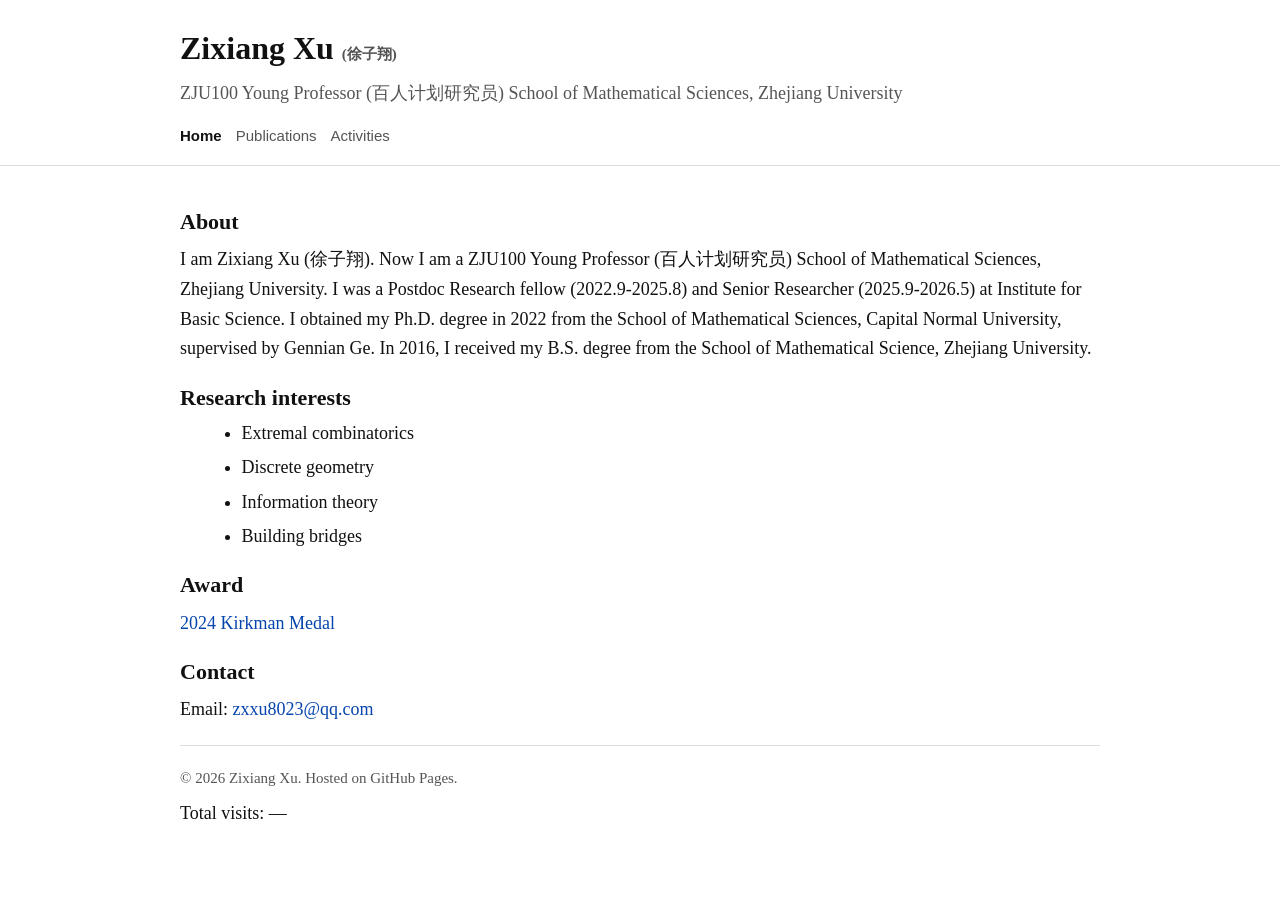
<file: index.html>
<!doctype html>
<html lang="en">
<head>
  <meta charset="utf-8" />
  <meta name="viewport" content="width=device-width, initial-scale=1" />
  <title>Zixiang Xu</title>
  <link rel="stylesheet" href="style.css" />
</head>
<body>
<header>
  <div class="container">
    <div class="site-title">Zixiang Xu <span class="small">(徐子翔)</span></div>
    <p class="subtitle"> ZJU100 Young Professor (百人计划研究员) School of Mathematical Sciences, Zhejiang University</p>
    <nav>
      <a class="active" href="index.html">Home</a>
      <a class="" href="publications.html">Publications</a>
      <a class="" href="activities.html">Activities</a>
    </nav>
  </div>
</header>
<main>
  <div class="container">

<h2>About</h2>
<p>I am Zixiang Xu (徐子翔). Now I am a ZJU100 Young Professor (百人计划研究员) School of Mathematical Sciences, Zhejiang University. I was a Postdoc Research fellow (2022.9-2025.8) and Senior Researcher (2025.9-2026.5) at Institute for Basic Science. I obtained my Ph.D. degree in 2022 from the School of Mathematical Sciences, Capital Normal University, supervised by Gennian Ge. In 2016, I received my B.S. degree from the School of Mathematical Science, Zhejiang University.</p>
<h2>Research interests</h2>
<ul><li>Extremal combinatorics</li><li>Discrete geometry</li><li>Information theory</li><li>Building bridges</li></ul>
<h2>Award</h2>
<p><a href='https://www.the-ica.org/kirkman-medal' target='_blank' rel='noopener'>2024 Kirkman Medal</a></p>
<h2>Contact</h2>
<p>Email: <a href='mailto:zxxu8023@qq.com'>zxxu8023@qq.com</a></p>

    <div class="hr"></div>
    <p class="small">
      © 2026 Zixiang Xu. Hosted on GitHub Pages.
     <script data-goatcounter="https://zjwyz.goatcounter.com/count"
        async src="//gc.zgo.at/count.js"></script>
      <div class="site-counter">
  Total visits: <span id="gc-total">—</span>
</div>

<script>
  (function () {
    const code = "https://zjwyz.goatcounter.com/count"; // 替换成你的 GoatCounter code
    fetch(`https://${code}.goatcounter.com/counter/TOTAL.json`)
      .then(r => r.json())
      .then(d => { document.getElementById('gc-total').textContent = d.count; })
      .catch(() => {});
  })();
</script>
  </div>
</main>
</body>
</html>
</file>
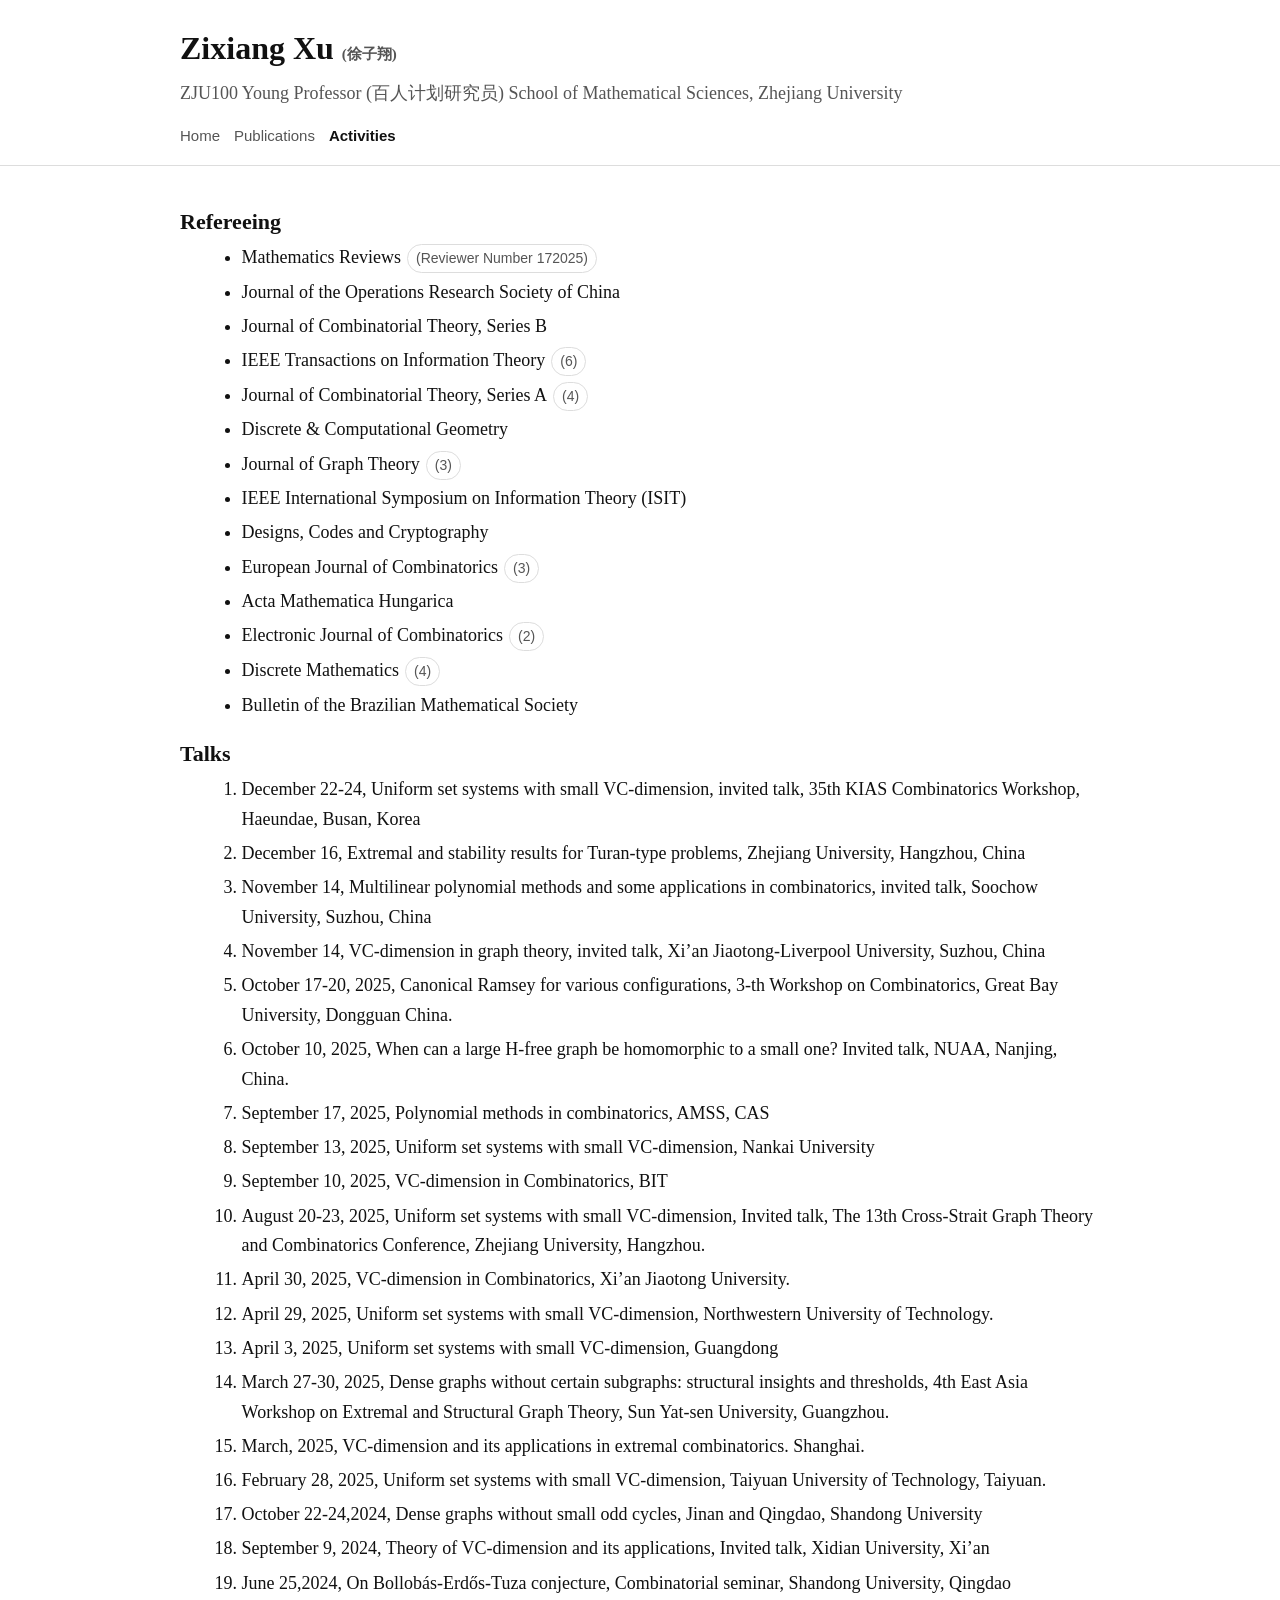
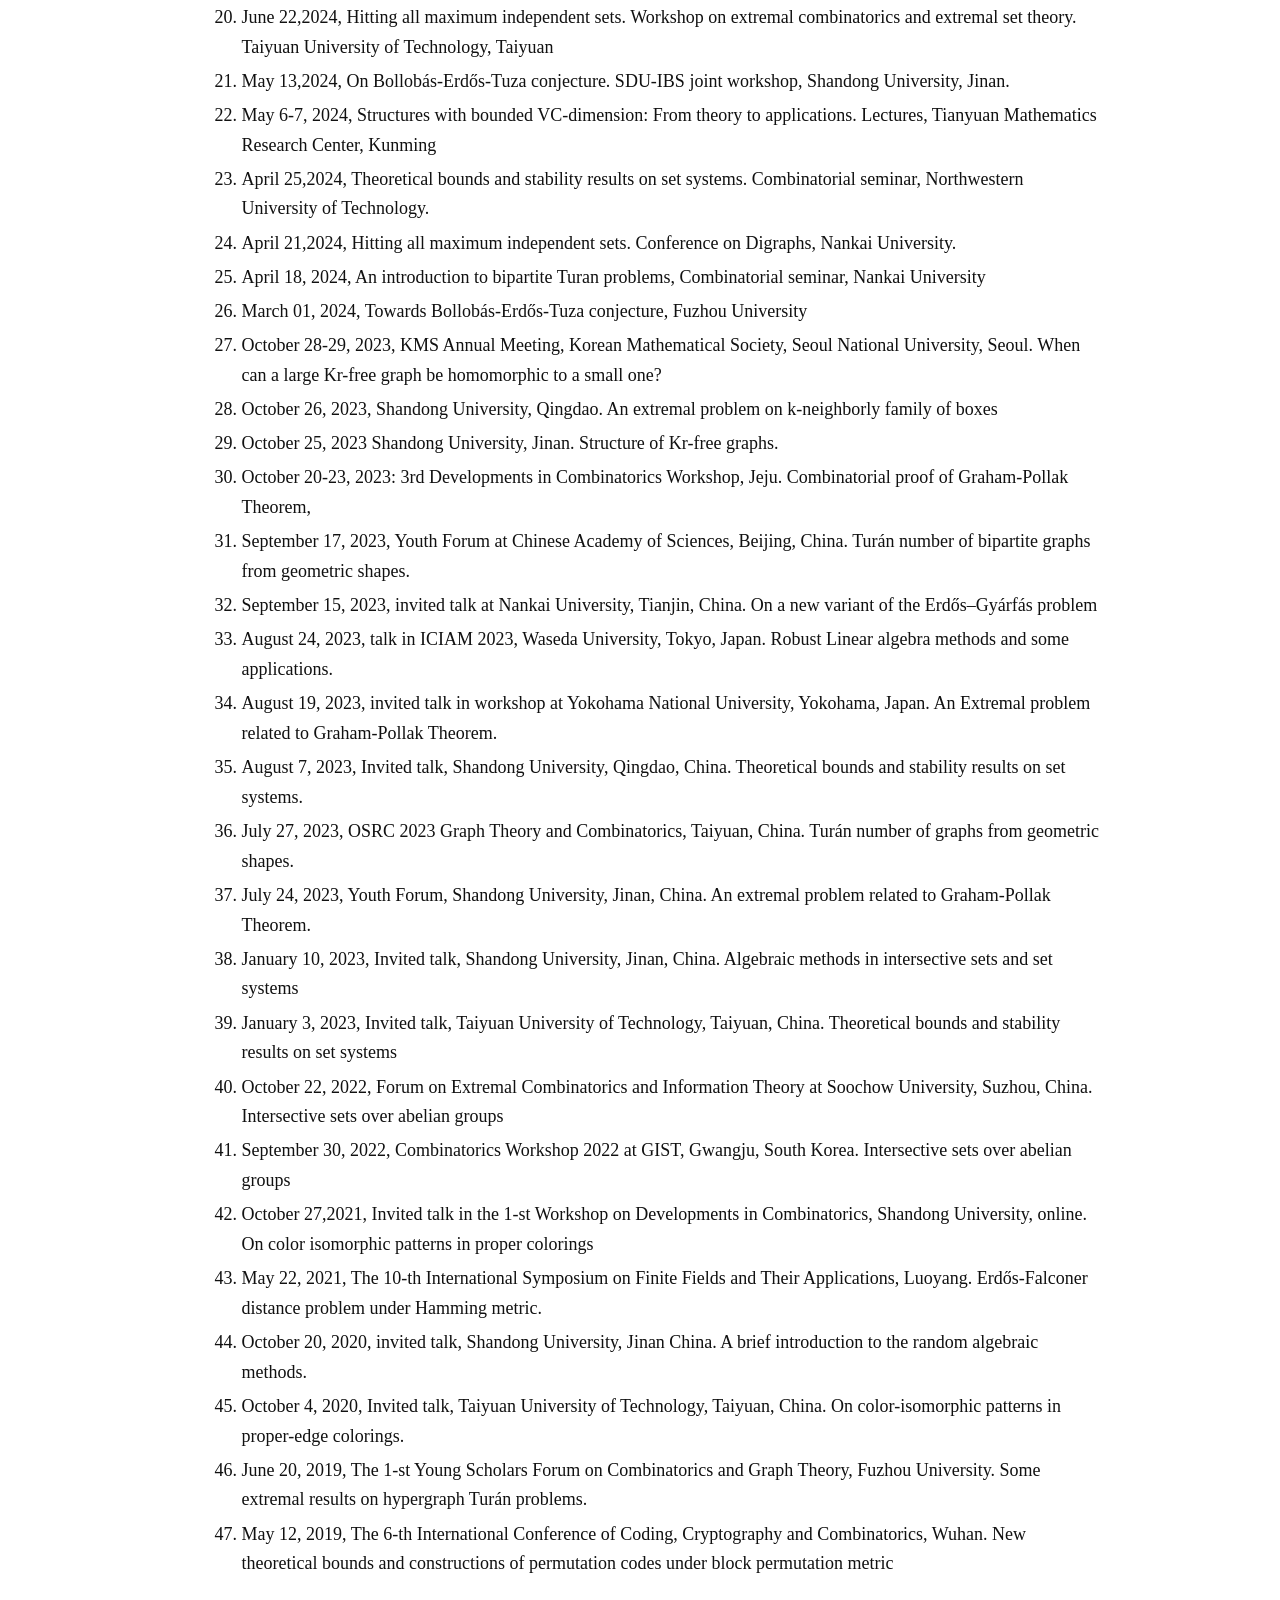
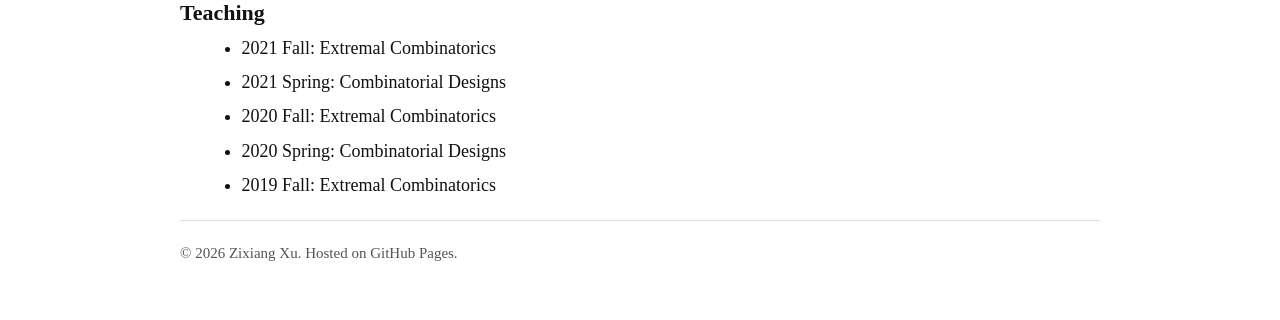
<file: activities.html>
<!doctype html>
<html lang="en">
<head>
  <meta charset="utf-8" />
  <meta name="viewport" content="width=device-width, initial-scale=1" />
  <title>Zixiang Xu</title>
  <link rel="stylesheet" href="style.css" />
</head>
<body>
<header>
  <div class="container">
    <div class="site-title">Zixiang Xu <span class="small">(徐子翔)</span></div>
    <p class="subtitle">ZJU100 Young Professor (百人计划研究员) School of Mathematical Sciences, Zhejiang University</p>
    <nav>
      <a class="" href="index.html">Home</a>
      <a class="" href="publications.html">Publications</a>
      <a class="active" href="activities.html">Activities</a>
    </nav>
  </div>
</header>
<main>
  <div class="container">

<h2>Refereeing</h2>
<ul>
<li>Mathematics Reviews<span class='badge'>(Reviewer Number 172025)</span></li>
<li>Journal of the Operations Research Society of China</li>
<li>Journal of Combinatorial Theory, Series B</li>
<li>IEEE Transactions on Information Theory<span class='badge'>(6)</span></li>
<li>Journal of Combinatorial Theory, Series A<span class='badge'>(4)</span></li>
<li>Discrete & Computational Geometry</li>
<li>Journal of Graph Theory<span class='badge'>(3)</span></li>
<li>IEEE International Symposium on Information Theory (ISIT)</li>
<li>Designs, Codes and Cryptography</li>
<li>European Journal of Combinatorics<span class='badge'>(3)</span></li>
<li>Acta Mathematica Hungarica</li>
<li>Electronic Journal of Combinatorics<span class='badge'>(2)</span></li>
<li>Discrete Mathematics<span class='badge'>(4)</span></li>
<li>Bulletin of the Brazilian Mathematical Society</li>
</ul>
<h2>Talks</h2>
<ol>
<li>December 22-24, Uniform set systems with small VC-dimension, invited talk, 35th KIAS Combinatorics Workshop, Haeundae, Busan, Korea</li>
<li>December 16, Extremal and stability results for Turan-type problems, Zhejiang University, Hangzhou, China</li>
<li>November 14, Multilinear polynomial methods and some applications in combinatorics, invited talk, Soochow University, Suzhou, China</li>
<li>November 14, VC-dimension in graph theory, invited talk, Xi’an Jiaotong-Liverpool University, Suzhou, China</li>
<li>October 17-20, 2025, Canonical Ramsey for various configurations, 3-th Workshop on Combinatorics, Great Bay University, Dongguan China.</li>
<li>October 10, 2025, When can a large H-free graph be homomorphic to a small one? Invited talk, NUAA, Nanjing, China.</li>
<li>September 17, 2025, Polynomial methods in combinatorics, AMSS, CAS</li>
<li>September 13, 2025, Uniform set systems with small VC-dimension, Nankai University</li>
<li>September 10, 2025, VC-dimension in Combinatorics, BIT</li>
<li>August 20-23, 2025, Uniform set systems with small VC-dimension, Invited talk, The 13th Cross-Strait Graph Theory and Combinatorics Conference, Zhejiang University, Hangzhou.</li>
<li>April 30, 2025, VC-dimension in Combinatorics, Xi’an Jiaotong University.</li>
<li>April 29, 2025, Uniform set systems with small VC-dimension, Northwestern University of Technology.</li>
<li>April 3, 2025, Uniform set systems with small VC-dimension, Guangdong</li>
<li>March 27-30, 2025, Dense graphs without certain subgraphs: structural insights and thresholds, 4th East Asia Workshop on Extremal and Structural Graph Theory, Sun Yat-sen University, Guangzhou.</li>
<li>March, 2025, VC-dimension and its applications in extremal combinatorics. Shanghai.</li>
<li>February 28, 2025, Uniform set systems with small VC-dimension, Taiyuan University of Technology, Taiyuan.</li>
<li>October 22-24,2024, Dense graphs without small odd cycles, Jinan and Qingdao, Shandong University</li>
<li>September 9, 2024, Theory of VC-dimension and its applications, Invited talk, Xidian University, Xi’an</li>
<li>June 25,2024, On Bollobás-Erdős-Tuza conjecture, Combinatorial seminar, Shandong University, Qingdao</li>
<li>June 22,2024, Hitting all maximum independent sets. Workshop on extremal combinatorics and extremal set theory. Taiyuan University of Technology, Taiyuan</li>
<li>May 13,2024, On Bollobás-Erdős-Tuza conjecture. SDU-IBS joint workshop, Shandong University, Jinan.</li>
<li>May 6-7, 2024, Structures with bounded VC-dimension: From theory to applications. Lectures, Tianyuan Mathematics Research Center, Kunming</li>
<li>April 25,2024, Theoretical bounds and stability results on set systems. Combinatorial seminar, Northwestern University of Technology.</li>
<li>April 21,2024, Hitting all maximum independent sets. Conference on Digraphs, Nankai University.</li>
<li>April 18, 2024, An introduction to bipartite Turan problems, Combinatorial seminar, Nankai University</li>
<li>March 01, 2024, Towards Bollobás-Erdős-Tuza conjecture, Fuzhou University</li>
<li>October 28-29, 2023, KMS Annual Meeting, Korean Mathematical Society, Seoul National University, Seoul. When can a large Kr-free graph be homomorphic to a small one?</li>
<li>October 26, 2023, Shandong University, Qingdao. An extremal problem on k-neighborly family of boxes</li>
<li>October 25, 2023 Shandong University, Jinan. Structure of Kr-free graphs.</li>
<li>October 20-23, 2023: 3rd Developments in Combinatorics Workshop, Jeju. Combinatorial proof of Graham-Pollak Theorem,</li>
<li>September 17, 2023, Youth Forum at Chinese Academy of Sciences, Beijing, China. Turán number of bipartite graphs from geometric shapes.</li>
<li>September 15, 2023, invited talk at Nankai University, Tianjin, China. On a new variant of the Erdős–Gyárfás problem</li>
<li>August 24, 2023, talk in ICIAM 2023, Waseda University, Tokyo, Japan. Robust Linear algebra methods and some applications.</li>
<li>August 19, 2023, invited talk in workshop at Yokohama National University, Yokohama, Japan. An Extremal problem related to Graham-Pollak Theorem.</li>
<li>August 7, 2023, Invited talk, Shandong University, Qingdao, China. Theoretical bounds and stability results on set systems.</li>
<li>July 27, 2023, OSRC 2023 Graph Theory and Combinatorics, Taiyuan, China. Turán number of graphs from geometric shapes.</li>
<li>July 24, 2023, Youth Forum, Shandong University, Jinan, China. An extremal problem related to Graham-Pollak Theorem.</li>
<li>January 10, 2023, Invited talk, Shandong University, Jinan, China. Algebraic methods in intersective sets and set systems</li>
<li>January 3, 2023, Invited talk, Taiyuan University of Technology, Taiyuan, China. Theoretical bounds and stability results on set systems</li>
<li>October 22, 2022, Forum on Extremal Combinatorics and Information Theory at Soochow University, Suzhou, China. Intersective sets over abelian groups</li>
<li>September 30, 2022, Combinatorics Workshop 2022 at GIST, Gwangju, South Korea. Intersective sets over abelian groups</li>
<li>October 27,2021, Invited talk in the 1-st Workshop on Developments in Combinatorics, Shandong University, online. On color isomorphic patterns in proper colorings</li>
<li>May 22, 2021, The 10-th International Symposium on Finite Fields and Their Applications, Luoyang. Erdős-Falconer distance problem under Hamming metric.</li>
<li>October 20, 2020, invited talk, Shandong University, Jinan China. A brief introduction to the random algebraic methods.</li>
<li>October 4, 2020, Invited talk, Taiyuan University of Technology, Taiyuan, China. On color-isomorphic patterns in proper-edge colorings.</li>
<li>June 20, 2019, The 1-st Young Scholars Forum on Combinatorics and Graph Theory, Fuzhou University. Some extremal results on hypergraph Turán problems.</li>
<li>May 12, 2019, The 6-th International Conference of Coding, Cryptography and Combinatorics, Wuhan. New theoretical bounds and constructions of permutation codes under block permutation metric</li>
</ol>
<h2>Teaching</h2>
<ul>
<li>2021 Fall: Extremal Combinatorics</li>
<li>2021 Spring: Combinatorial Designs</li>
<li>2020 Fall: Extremal Combinatorics</li>
<li>2020 Spring: Combinatorial Designs</li>
<li>2019 Fall: Extremal Combinatorics</li>
</ul>

    <div class="hr"></div>
    <p class="small">
      © 2026 Zixiang Xu. Hosted on GitHub Pages.
      <!-- Optional analytics (GoatCounter): replace YOURCODE and uncomment. -->
      <!-- <script data-goatcounter="https://YOURCODE.goatcounter.com/count" async src="//gc.zgo.at/count.js"></script> -->
    </p>
  </div>
</main>
</body>
</html>
</file>
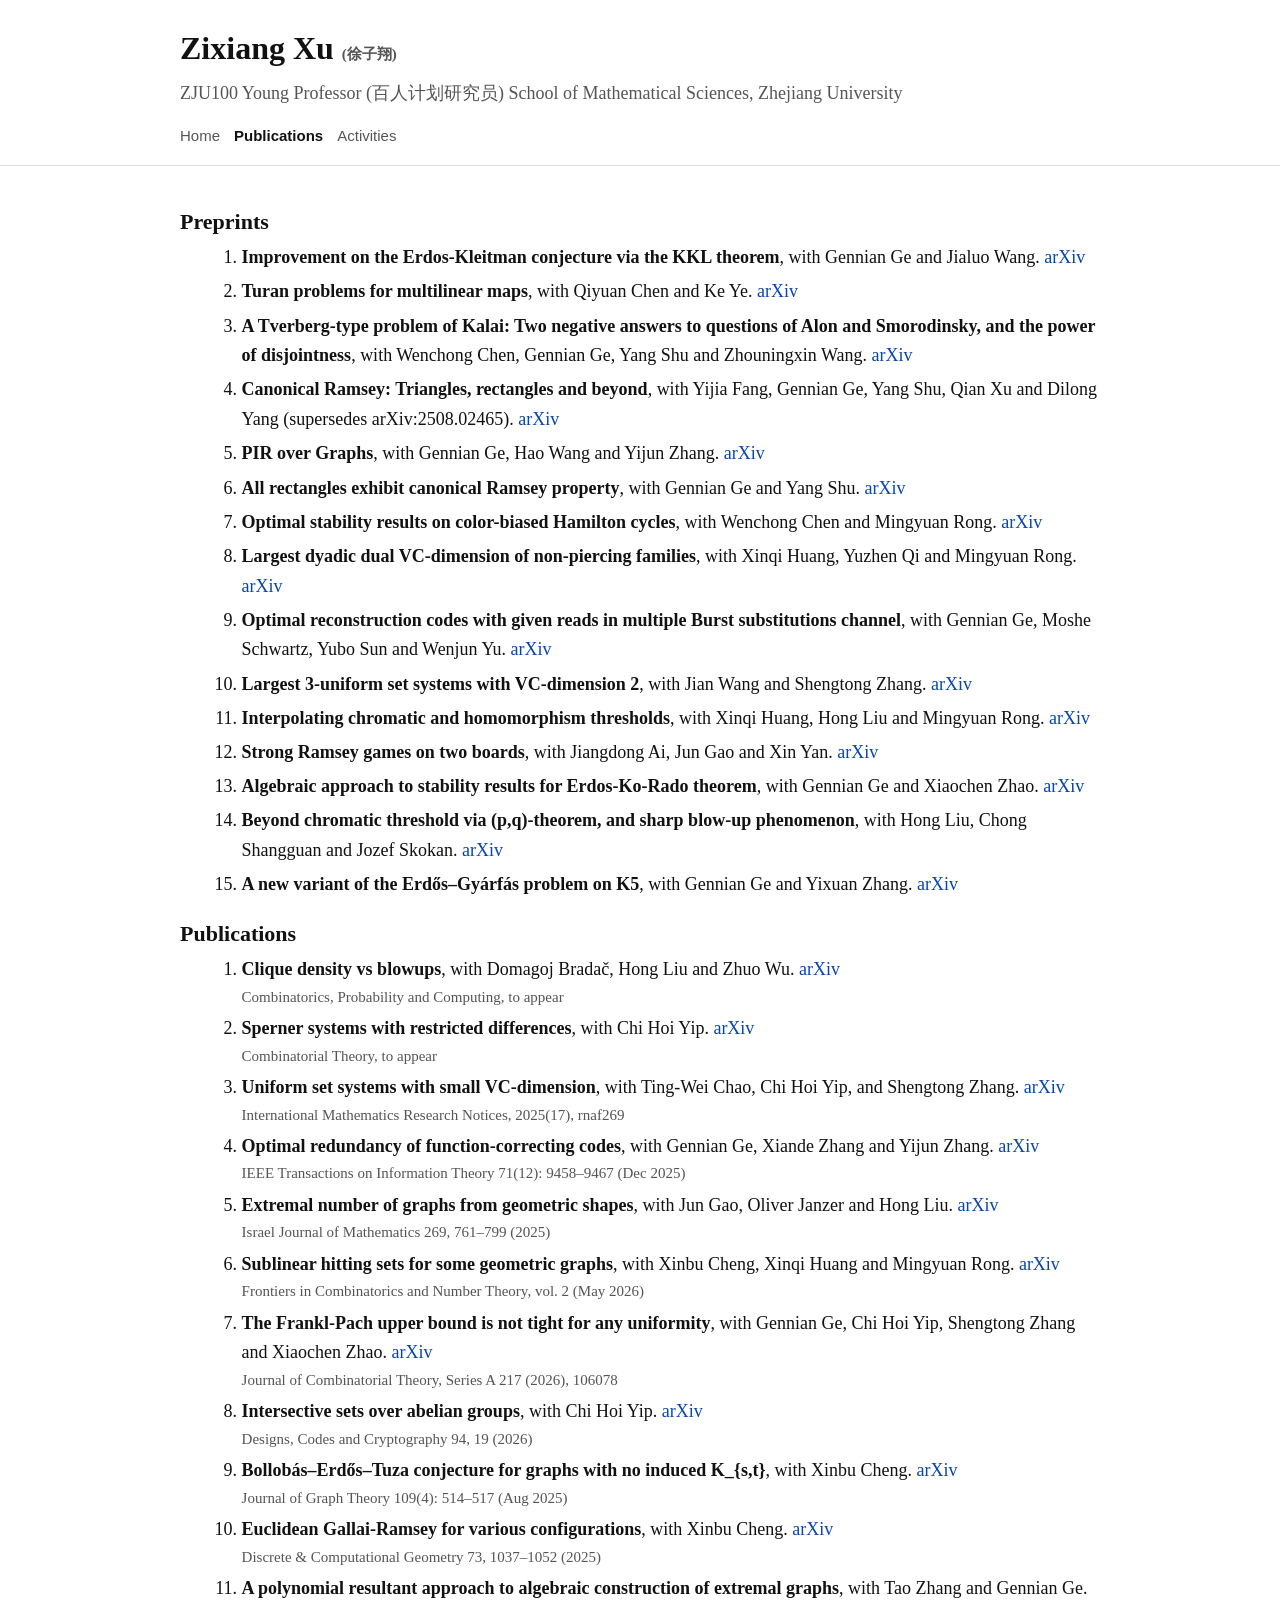
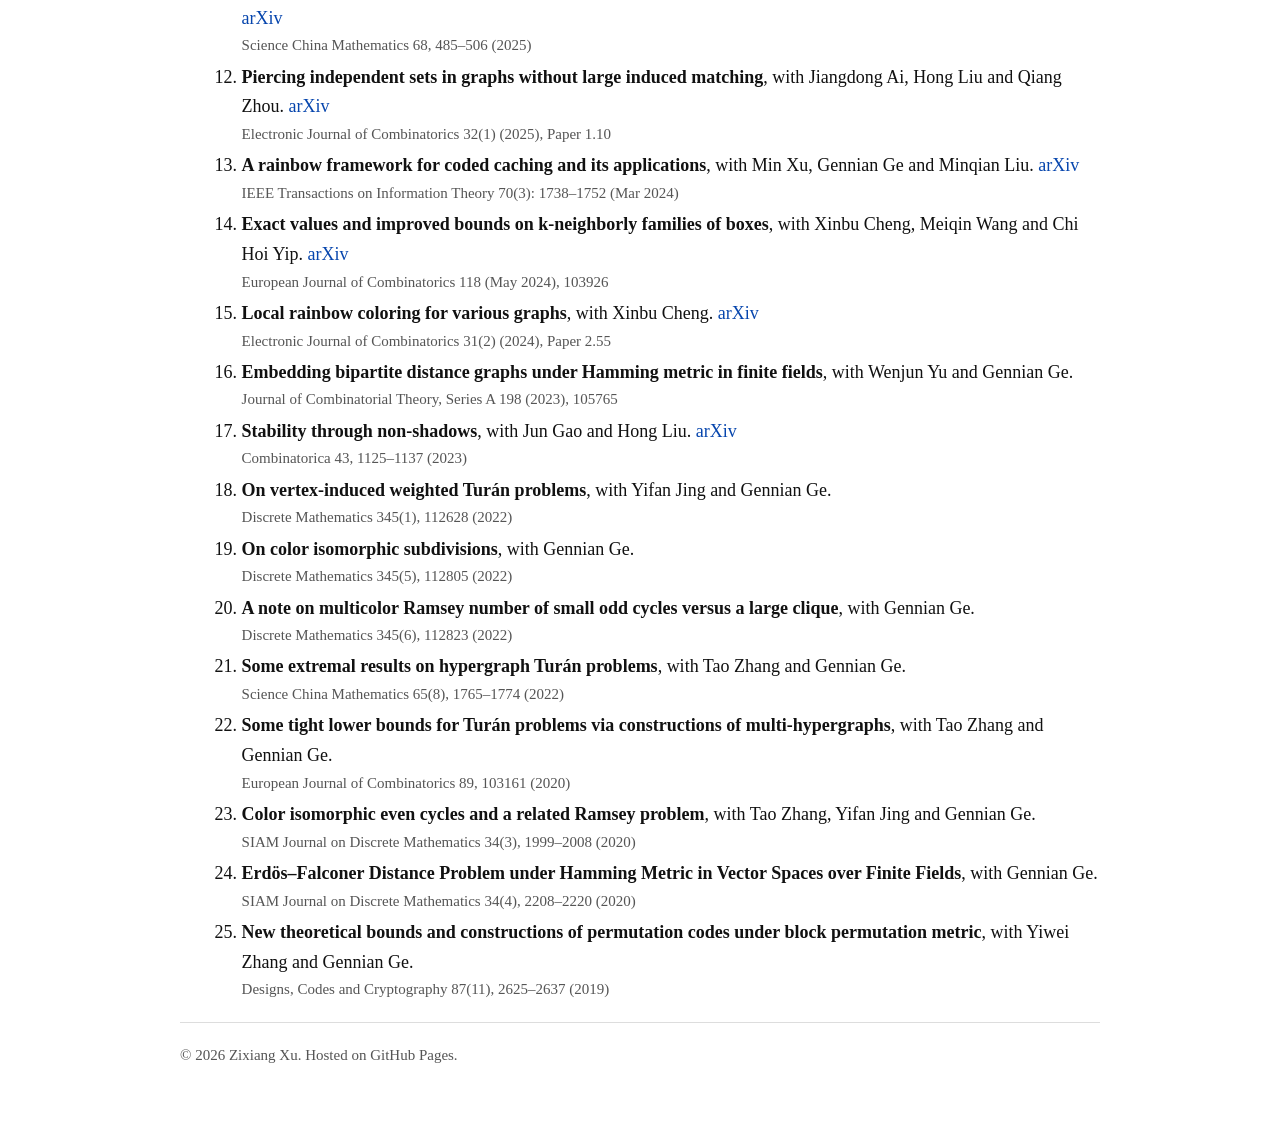
<file: publications.html>
<!doctype html>
<html lang="en">
<head>
  <meta charset="utf-8" />
  <meta name="viewport" content="width=device-width, initial-scale=1" />
  <title>Zixiang Xu</title>
  <link rel="stylesheet" href="style.css" />
</head>
<body>
<header>
  <div class="container">
    <div class="site-title">Zixiang Xu <span class="small">(徐子翔)</span></div>
    <p class="subtitle">ZJU100 Young Professor (百人计划研究员) School of Mathematical Sciences, Zhejiang University</p>
    <nav>
      <a class="" href="index.html">Home</a>
      <a class="active" href="publications.html">Publications</a>
      <a class="" href="activities.html">Activities</a>
    </nav>
  </div>
</header>
<main>
  <div class="container">

<h2>Preprints</h2>
<ol>
<li><strong>Improvement on the Erdos-Kleitman conjecture via the KKL theorem</strong>, with Gennian Ge and Jialuo Wang. <a href='https://arxiv.org/abs/2603.18948' target='_blank' rel='noopener'>arXiv</a></li>
<li><strong>Turan problems for multilinear maps</strong>, with Qiyuan Chen and Ke Ye. <a href='https://arxiv.org/abs/2603.00715' target='_blank' rel='noopener'>arXiv</a></li>
<li><strong>A Tverberg-type problem of Kalai: Two negative answers to questions of Alon and Smorodinsky, and the power of disjointness</strong>, with Wenchong Chen, Gennian Ge, Yang Shu and Zhouningxin Wang. <a href='https://arxiv.org/abs/2510.20770' target='_blank' rel='noopener'>arXiv</a></li>
<li><strong>Canonical Ramsey: Triangles, rectangles and beyond</strong>, with Yijia Fang, Gennian Ge, Yang Shu, Qian Xu and Dilong Yang (supersedes arXiv:2508.02465). <a href='https://arxiv.org/abs/2510.11638' target='_blank' rel='noopener'>arXiv</a></li>
<li><strong>PIR over Graphs</strong>, with Gennian Ge, Hao Wang and Yijun Zhang. <a href='https://arxiv.org/abs/2509.26512' target='_blank' rel='noopener'>arXiv</a></li>
<li><strong>All rectangles exhibit canonical Ramsey property</strong>, with Gennian Ge and Yang Shu. <a href='https://arxiv.org/abs/2508.02465' target='_blank' rel='noopener'>arXiv</a></li>
<li><strong>Optimal stability results on color-biased Hamilton cycles</strong>, with Wenchong Chen and Mingyuan Rong. <a href='https://arxiv.org/abs/2507.17739' target='_blank' rel='noopener'>arXiv</a></li>
<li><strong>Largest dyadic dual VC-dimension of non-piercing families</strong>, with Xinqi Huang, Yuzhen Qi and Mingyuan Rong. <a href='https://arxiv.org/abs/2506.13606' target='_blank' rel='noopener'>arXiv</a></li>
<li><strong>Optimal reconstruction codes with given reads in multiple Burst substitutions channel</strong>, with Gennian Ge, Moshe Schwartz, Yubo Sun and Wenjun Yu. <a href='https://arxiv.org/abs/2506.12924' target='_blank' rel='noopener'>arXiv</a></li>
<li><strong>Largest 3-uniform set systems with VC-dimension 2</strong>, with Jian Wang and Shengtong Zhang. <a href='https://arxiv.org/abs/2505.07756' target='_blank' rel='noopener'>arXiv</a></li>
<li><strong>Interpolating chromatic and homomorphism thresholds</strong>, with Xinqi Huang, Hong Liu and Mingyuan Rong. <a href='https://arxiv.org/abs/2502.09576' target='_blank' rel='noopener'>arXiv</a></li>
<li><strong>Strong Ramsey games on two boards</strong>, with Jiangdong Ai, Jun Gao and Xin Yan. <a href='https://arxiv.org/abs/2501.06830' target='_blank' rel='noopener'>arXiv</a></li>
<li><strong>Algebraic approach to stability results for Erdos-Ko-Rado theorem</strong>, with Gennian Ge and Xiaochen Zhao. <a href='https://arxiv.org/abs/2410.22676' target='_blank' rel='noopener'>arXiv</a></li>
<li><strong>Beyond chromatic threshold via (p,q)-theorem, and sharp blow-up phenomenon</strong>, with Hong Liu, Chong Shangguan and Jozef Skokan. <a href='https://arxiv.org/abs/2403.17910' target='_blank' rel='noopener'>arXiv</a></li>
<li><strong>A new variant of the Erdős–Gyárfás problem on K5</strong>, with Gennian Ge and Yixuan Zhang. <a href='https://arxiv.org/abs/2306.14682' target='_blank' rel='noopener'>arXiv</a></li>
</ol>
<h2>Publications</h2>
<ol>
<li><strong>Clique density vs blowups</strong>, with Domagoj Bradač, Hong Liu and Zhuo Wu. <a href='https://arxiv.org/abs/2410.07098' target='_blank' rel='noopener'>arXiv</a><div class='small'>Combinatorics, Probability and Computing, to appear</div></li>
<li><strong>Sperner systems with restricted differences</strong>, with Chi Hoi Yip. <a href='https://arxiv.org/abs/2210.02409' target='_blank' rel='noopener'>arXiv</a><div class='small'>Combinatorial Theory, to appear</div></li>
<li><strong>Uniform set systems with small VC-dimension</strong>, with Ting-Wei Chao, Chi Hoi Yip, and Shengtong Zhang. <a href='https://arxiv.org/abs/2501.13850' target='_blank' rel='noopener'>arXiv</a><div class='small'>International Mathematics Research Notices, 2025(17), rnaf269</div></li>
<li><strong>Optimal redundancy of function-correcting codes</strong>, with Gennian Ge, Xiande Zhang and Yijun Zhang. <a href='https://arxiv.org/abs/2502.16983' target='_blank' rel='noopener'>arXiv</a><div class='small'>IEEE Transactions on Information Theory 71(12): 9458–9467 (Dec 2025)</div></li>
<li><strong>Extremal number of graphs from geometric shapes</strong>, with Jun Gao, Oliver Janzer and Hong Liu. <a href='https://arxiv.org/abs/2303.13380' target='_blank' rel='noopener'>arXiv</a><div class='small'>Israel Journal of Mathematics 269, 761–799 (2025)</div></li>
<li><strong>Sublinear hitting sets for some geometric graphs</strong>, with Xinbu Cheng, Xinqi Huang and Mingyuan Rong. <a href='https://arxiv.org/abs/2404.10379' target='_blank' rel='noopener'>arXiv</a><div class='small'>Frontiers in Combinatorics and Number Theory, vol. 2 (May 2026)</div></li>
<li><strong>The Frankl-Pach upper bound is not tight for any uniformity</strong>, with Gennian Ge, Chi Hoi Yip, Shengtong Zhang and Xiaochen Zhao. <a href='https://arxiv.org/abs/2412.11901' target='_blank' rel='noopener'>arXiv</a><div class='small'>Journal of Combinatorial Theory, Series A 217 (2026), 106078</div></li>
<li><strong>Intersective sets over abelian groups</strong>, with Chi Hoi Yip. <a href='https://arxiv.org/abs/2207.00053' target='_blank' rel='noopener'>arXiv</a><div class='small'>Designs, Codes and Cryptography 94, 19 (2026)</div></li>
<li><strong>Bollobás–Erdős–Tuza conjecture for graphs with no induced K_{s,t}</strong>, with Xinbu Cheng. <a href='https://arxiv.org/abs/2405.18264' target='_blank' rel='noopener'>arXiv</a><div class='small'>Journal of Graph Theory 109(4): 514–517 (Aug 2025)</div></li>
<li><strong>Euclidean Gallai-Ramsey for various configurations</strong>, with Xinbu Cheng. <a href='https://arxiv.org/abs/2305.18218' target='_blank' rel='noopener'>arXiv</a><div class='small'>Discrete & Computational Geometry 73, 1037–1052 (2025)</div></li>
<li><strong>A polynomial resultant approach to algebraic construction of extremal graphs</strong>, with Tao Zhang and Gennian Ge. <a href='https://arxiv.org/abs/2109.15148' target='_blank' rel='noopener'>arXiv</a><div class='small'>Science China Mathematics 68, 485–506 (2025)</div></li>
<li><strong>Piercing independent sets in graphs without large induced matching</strong>, with Jiangdong Ai, Hong Liu and Qiang Zhou. <a href='https://arxiv.org/abs/2403.19737' target='_blank' rel='noopener'>arXiv</a><div class='small'>Electronic Journal of Combinatorics 32(1) (2025), Paper 1.10</div></li>
<li><strong>A rainbow framework for coded caching and its applications</strong>, with Min Xu, Gennian Ge and Minqian Liu. <a href='https://arxiv.org/abs/2209.04647' target='_blank' rel='noopener'>arXiv</a><div class='small'>IEEE Transactions on Information Theory 70(3): 1738–1752 (Mar 2024)</div></li>
<li><strong>Exact values and improved bounds on k-neighborly families of boxes</strong>, with Xinbu Cheng, Meiqin Wang and Chi Hoi Yip. <a href='https://arxiv.org/abs/2301.06485' target='_blank' rel='noopener'>arXiv</a><div class='small'>European Journal of Combinatorics 118 (May 2024), 103926</div></li>
<li><strong>Local rainbow coloring for various graphs</strong>, with Xinbu Cheng. <a href='https://arxiv.org/abs/2207.07532' target='_blank' rel='noopener'>arXiv</a><div class='small'>Electronic Journal of Combinatorics 31(2) (2024), Paper 2.55</div></li>
<li><strong>Embedding bipartite distance graphs under Hamming metric in finite fields</strong>, with Wenjun Yu and Gennian Ge.<div class='small'>Journal of Combinatorial Theory, Series A 198 (2023), 105765</div></li>
<li><strong>Stability through non-shadows</strong>, with Jun Gao and Hong Liu. <a href='https://arxiv.org/abs/2212.07821' target='_blank' rel='noopener'>arXiv</a><div class='small'>Combinatorica 43, 1125–1137 (2023)</div></li>
<li><strong>On vertex-induced weighted Turán problems</strong>, with Yifan Jing and Gennian Ge.<div class='small'>Discrete Mathematics 345(1), 112628 (2022)</div></li>
<li><strong>On color isomorphic subdivisions</strong>, with Gennian Ge.<div class='small'>Discrete Mathematics 345(5), 112805 (2022)</div></li>
<li><strong>A note on multicolor Ramsey number of small odd cycles versus a large clique</strong>, with Gennian Ge.<div class='small'>Discrete Mathematics 345(6), 112823 (2022)</div></li>
<li><strong>Some extremal results on hypergraph Turán problems</strong>, with Tao Zhang and Gennian Ge.<div class='small'>Science China Mathematics 65(8), 1765–1774 (2022)</div></li>
<li><strong>Some tight lower bounds for Turán problems via constructions of multi-hypergraphs</strong>, with Tao Zhang and Gennian Ge.<div class='small'>European Journal of Combinatorics 89, 103161 (2020)</div></li>
<li><strong>Color isomorphic even cycles and a related Ramsey problem</strong>, with Tao Zhang, Yifan Jing and Gennian Ge.<div class='small'>SIAM Journal on Discrete Mathematics 34(3), 1999–2008 (2020)</div></li>
<li><strong>Erdös–Falconer Distance Problem under Hamming Metric in Vector Spaces over Finite Fields</strong>, with Gennian Ge.<div class='small'>SIAM Journal on Discrete Mathematics 34(4), 2208–2220 (2020)</div></li>
<li><strong>New theoretical bounds and constructions of permutation codes under block permutation metric</strong>, with Yiwei Zhang and Gennian Ge.<div class='small'>Designs, Codes and Cryptography 87(11), 2625–2637 (2019)</div></li>
</ol>

    <div class="hr"></div>
    <p class="small">
      © 2026 Zixiang Xu. Hosted on GitHub Pages.
      <!-- Optional analytics (GoatCounter): replace YOURCODE and uncomment. -->
      <!-- <script data-goatcounter="https://YOURCODE.goatcounter.com/count" async src="//gc.zgo.at/count.js"></script> -->
    </p>
  </div>
</main>
</body>
</html>
</file>
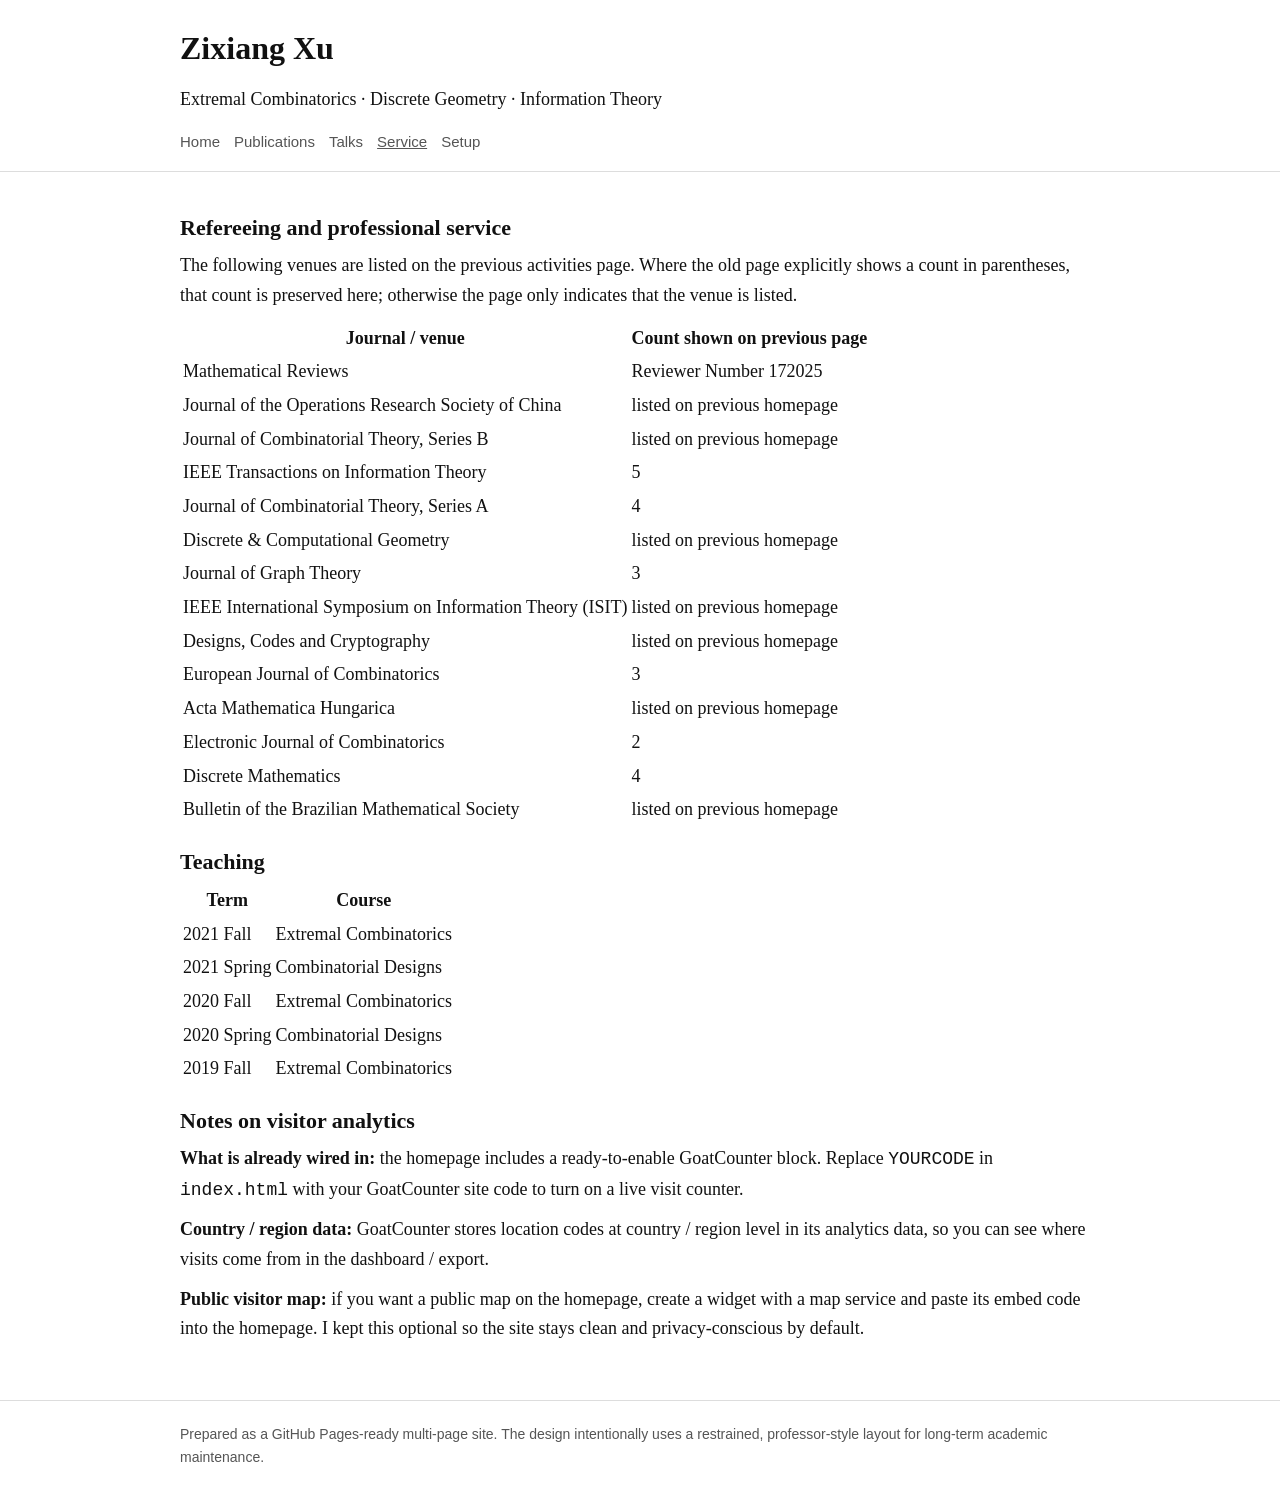
<file: service.html>
<!DOCTYPE html>
<html lang="en">
<head>
  <meta charset="utf-8" />
  <meta name="viewport" content="width=device-width, initial-scale=1" />
  <title>Zixiang Xu | Service</title>
  <meta name="description" content="Academic homepage of Zixiang Xu" />
  <link rel="stylesheet" href="style.css" />
</head>
<body>
<header class="site-header">
  <div class="container header-inner">
    <h1 class="site-title">Zixiang Xu</h1>
    <p class="site-subtitle">Extremal Combinatorics · Discrete Geometry · Information Theory</p>
    <nav class="nav">
        <a href="index.html">Home</a>
        <a href="publications.html">Publications</a>
        <a href="talks.html">Talks</a>
        <a href="service.html" style="text-decoration:underline;">Service</a>
        <a href="setup.html">Setup</a>
    </nav>
  </div>
</header>
<main>
  <div class="container">
<section>
  <h2>Refereeing and professional service</h2>
  <p>The following venues are listed on the previous activities page. Where the old page explicitly shows a count in parentheses, that count is preserved here; otherwise the page only indicates that the venue is listed.</p>

  <table>
    <thead>
      <tr><th>Journal / venue</th><th>Count shown on previous page</th></tr>
    </thead>
    <tbody>
      <tr><td>Mathematical Reviews</td><td>Reviewer Number 172025</td></tr>
      <tr><td>Journal of the Operations Research Society of China</td><td>listed on previous homepage</td></tr>
      <tr><td>Journal of Combinatorial Theory, Series B</td><td>listed on previous homepage</td></tr>
      <tr><td>IEEE Transactions on Information Theory</td><td>5</td></tr>
      <tr><td>Journal of Combinatorial Theory, Series A</td><td>4</td></tr>
      <tr><td>Discrete &amp; Computational Geometry</td><td>listed on previous homepage</td></tr>
      <tr><td>Journal of Graph Theory</td><td>3</td></tr>
      <tr><td>IEEE International Symposium on Information Theory (ISIT)</td><td>listed on previous homepage</td></tr>
      <tr><td>Designs, Codes and Cryptography</td><td>listed on previous homepage</td></tr>
      <tr><td>European Journal of Combinatorics</td><td>3</td></tr>
      <tr><td>Acta Mathematica Hungarica</td><td>listed on previous homepage</td></tr>
      <tr><td>Electronic Journal of Combinatorics</td><td>2</td></tr>
      <tr><td>Discrete Mathematics</td><td>4</td></tr>
      <tr><td>Bulletin of the Brazilian Mathematical Society</td><td>listed on previous homepage</td></tr>
    </tbody>
  </table>

  <h2>Teaching</h2>
  <table>
    <thead>
      <tr><th>Term</th><th>Course</th></tr>
    </thead>
    <tbody>
      <tr><td>2021 Fall</td><td>Extremal Combinatorics</td></tr>
      <tr><td>2021 Spring</td><td>Combinatorial Designs</td></tr>
      <tr><td>2020 Fall</td><td>Extremal Combinatorics</td></tr>
      <tr><td>2020 Spring</td><td>Combinatorial Designs</td></tr>
      <tr><td>2019 Fall</td><td>Extremal Combinatorics</td></tr>
    </tbody>
  </table>

  <h2>Notes on visitor analytics</h2>
  <div class="note">
    <p><strong>What is already wired in:</strong> the homepage includes a ready-to-enable GoatCounter block. Replace <code>YOURCODE</code> in <code>index.html</code> with your GoatCounter site code to turn on a live visit counter.</p>
    <p><strong>Country / region data:</strong> GoatCounter stores location codes at country / region level in its analytics data, so you can see where visits come from in the dashboard / export.</p>
    <p><strong>Public visitor map:</strong> if you want a public map on the homepage, create a widget with a map service and paste its embed code into the homepage. I kept this optional so the site stays clean and privacy-conscious by default.</p>
  </div>
</section>
  </div>
</main>
<footer class="footer">
  <div class="container">
    <p>Prepared as a GitHub Pages-ready multi-page site. The design intentionally uses a restrained, professor-style layout for long-term academic maintenance.</p>
  </div>
</footer>

</body>
</html>
</file>
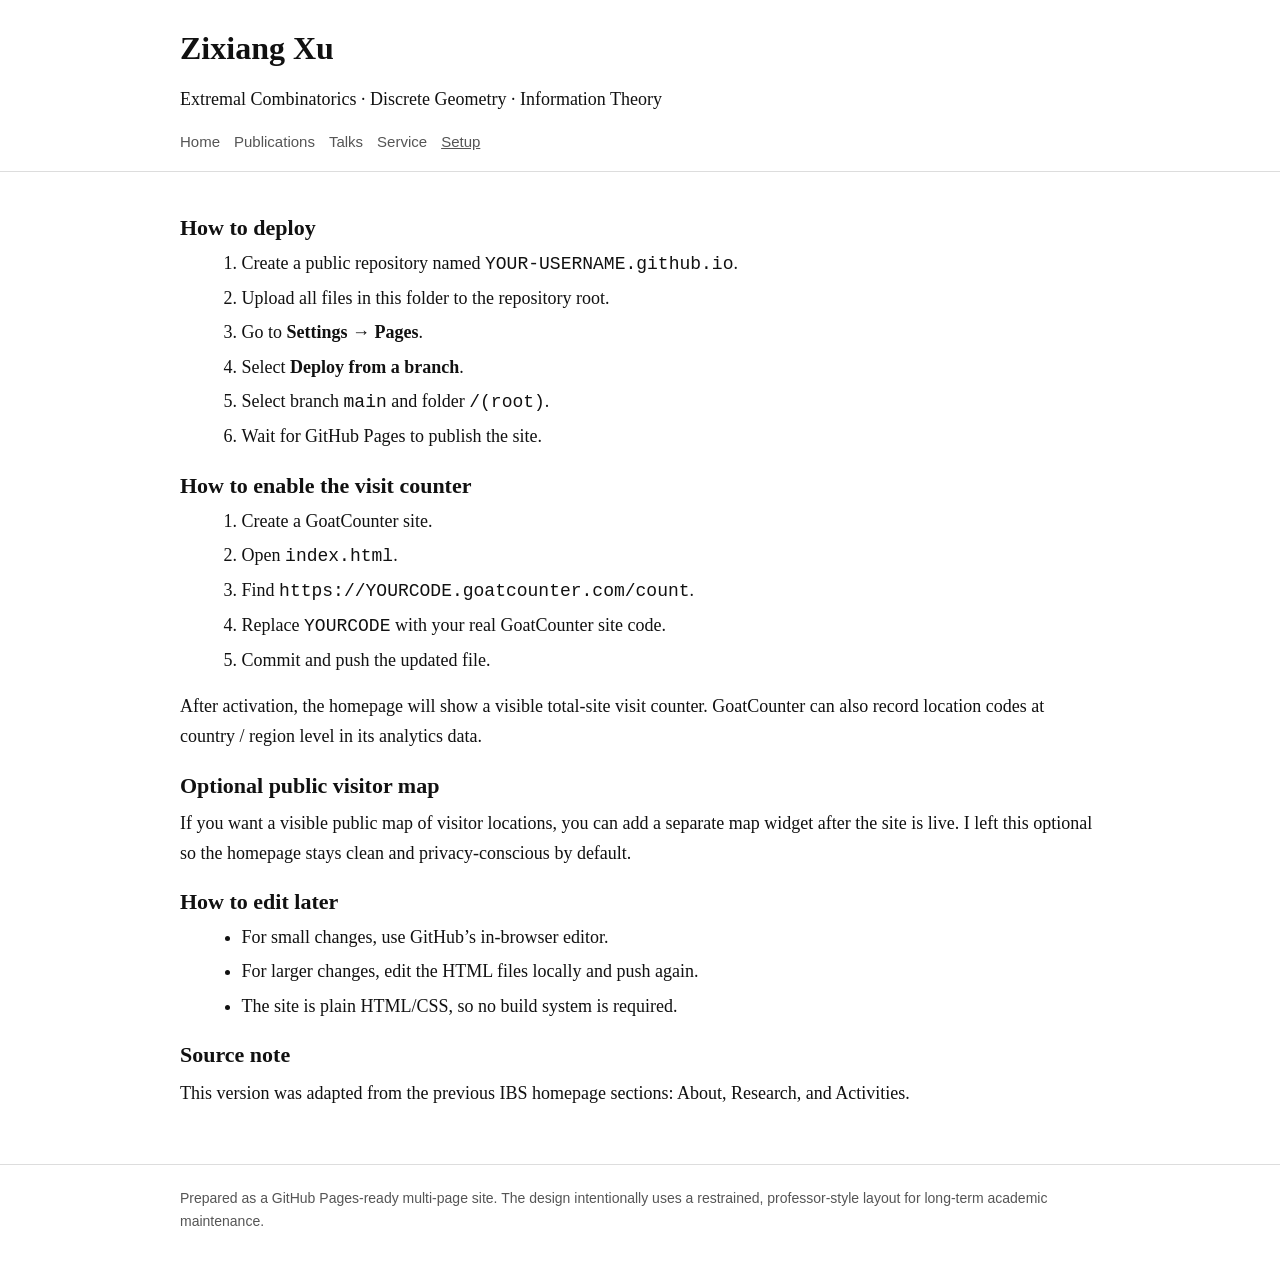
<file: setup.html>
<!DOCTYPE html>
<html lang="en">
<head>
  <meta charset="utf-8" />
  <meta name="viewport" content="width=device-width, initial-scale=1" />
  <title>Zixiang Xu | Setup</title>
  <meta name="description" content="Academic homepage of Zixiang Xu" />
  <link rel="stylesheet" href="style.css" />
</head>
<body>
<header class="site-header">
  <div class="container header-inner">
    <h1 class="site-title">Zixiang Xu</h1>
    <p class="site-subtitle">Extremal Combinatorics · Discrete Geometry · Information Theory</p>
    <nav class="nav">
        <a href="index.html">Home</a>
        <a href="publications.html">Publications</a>
        <a href="talks.html">Talks</a>
        <a href="service.html">Service</a>
        <a href="setup.html" style="text-decoration:underline;">Setup</a>
    </nav>
  </div>
</header>
<main>
  <div class="container">
<section>
  <h2>How to deploy</h2>
  <ol>
    <li>Create a public repository named <code>YOUR-USERNAME.github.io</code>.</li>
    <li>Upload all files in this folder to the repository root.</li>
    <li>Go to <strong>Settings → Pages</strong>.</li>
    <li>Select <strong>Deploy from a branch</strong>.</li>
    <li>Select branch <code>main</code> and folder <code>/(root)</code>.</li>
    <li>Wait for GitHub Pages to publish the site.</li>
  </ol>

  <h2>How to enable the visit counter</h2>
  <ol>
    <li>Create a GoatCounter site.</li>
    <li>Open <code>index.html</code>.</li>
    <li>Find <code>https://YOURCODE.goatcounter.com/count</code>.</li>
    <li>Replace <code>YOURCODE</code> with your real GoatCounter site code.</li>
    <li>Commit and push the updated file.</li>
  </ol>

  <div class="note">
    After activation, the homepage will show a visible total-site visit counter. GoatCounter can also record location codes at country / region level in its analytics data.
  </div>

  <h2>Optional public visitor map</h2>
  <p>If you want a visible public map of visitor locations, you can add a separate map widget after the site is live. I left this optional so the homepage stays clean and privacy-conscious by default.</p>

  <h2>How to edit later</h2>
  <ul>
    <li>For small changes, use GitHub’s in-browser editor.</li>
    <li>For larger changes, edit the HTML files locally and push again.</li>
    <li>The site is plain HTML/CSS, so no build system is required.</li>
  </ul>

  <h2>Source note</h2>
  <p>This version was adapted from the previous IBS homepage sections: About, Research, and Activities.</p>
</section>
  </div>
</main>
<footer class="footer">
  <div class="container">
    <p>Prepared as a GitHub Pages-ready multi-page site. The design intentionally uses a restrained, professor-style layout for long-term academic maintenance.</p>
  </div>
</footer>

</body>
</html>
</file>
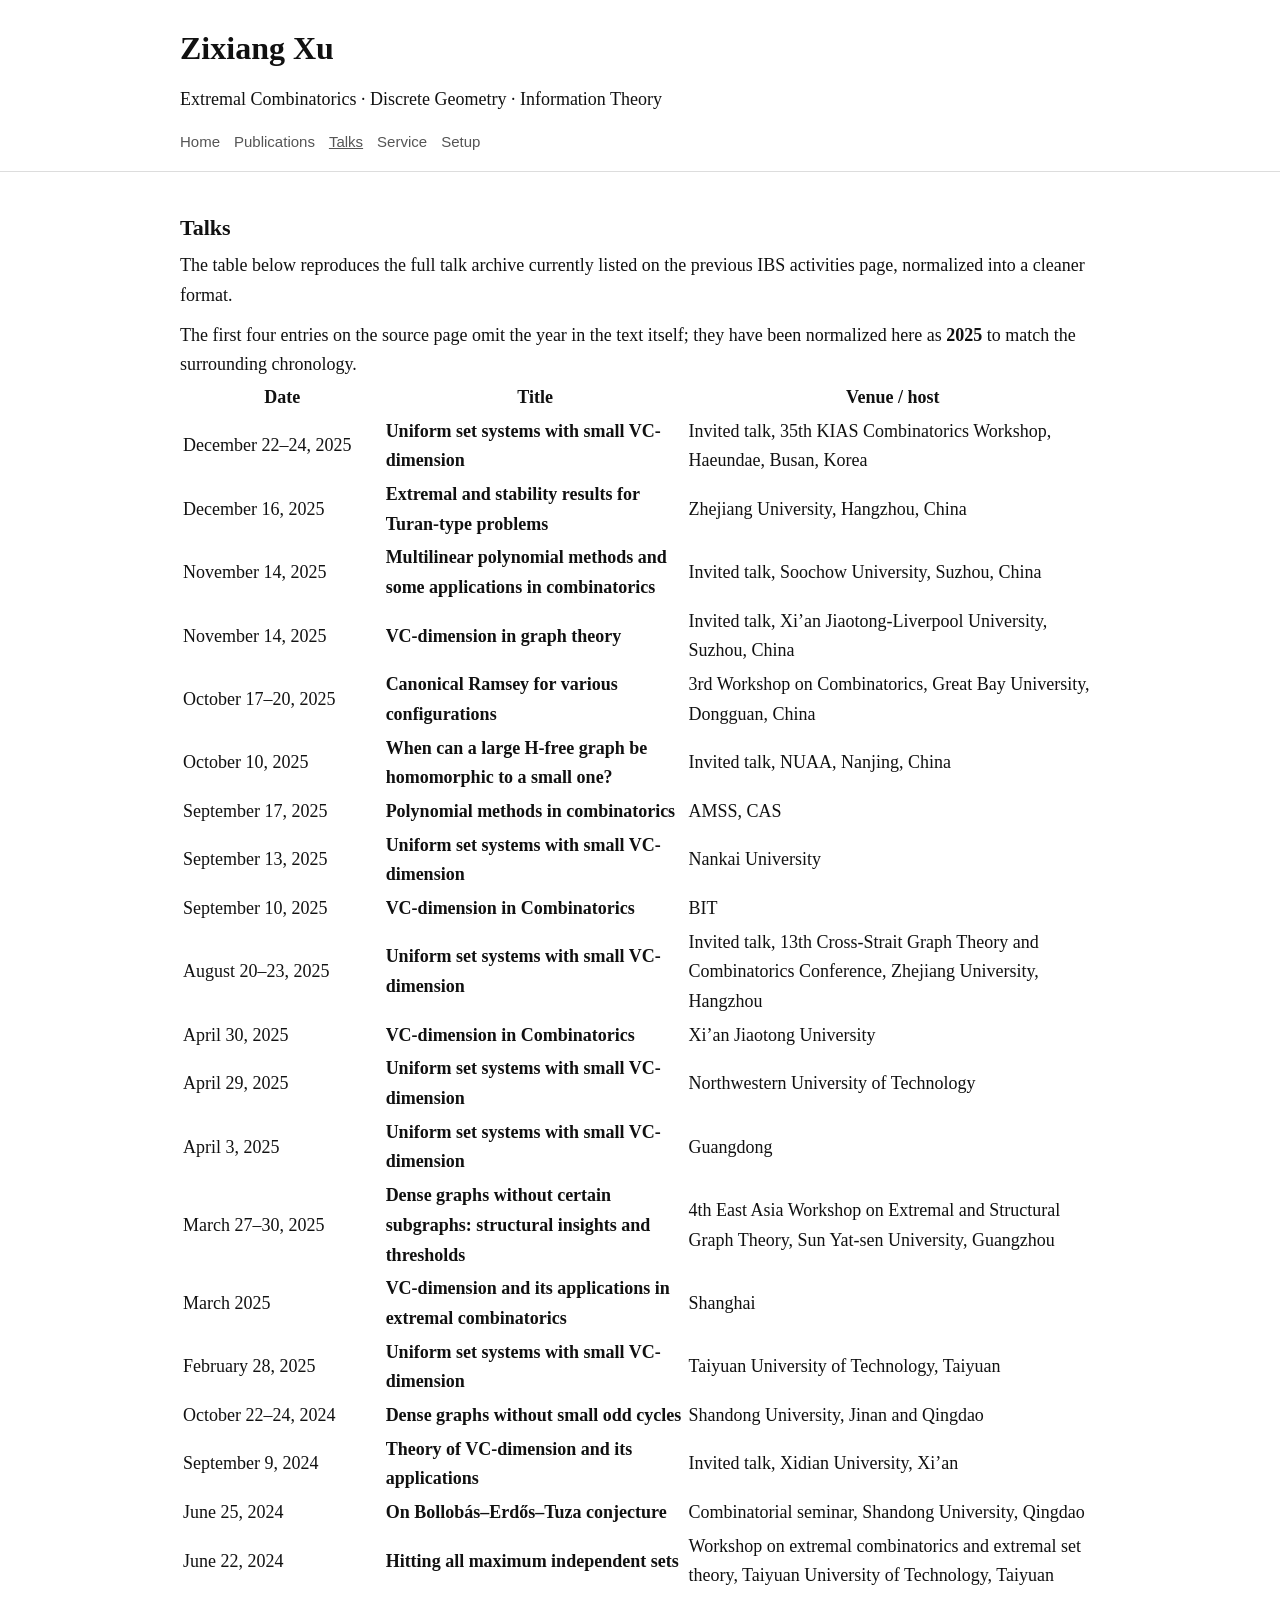
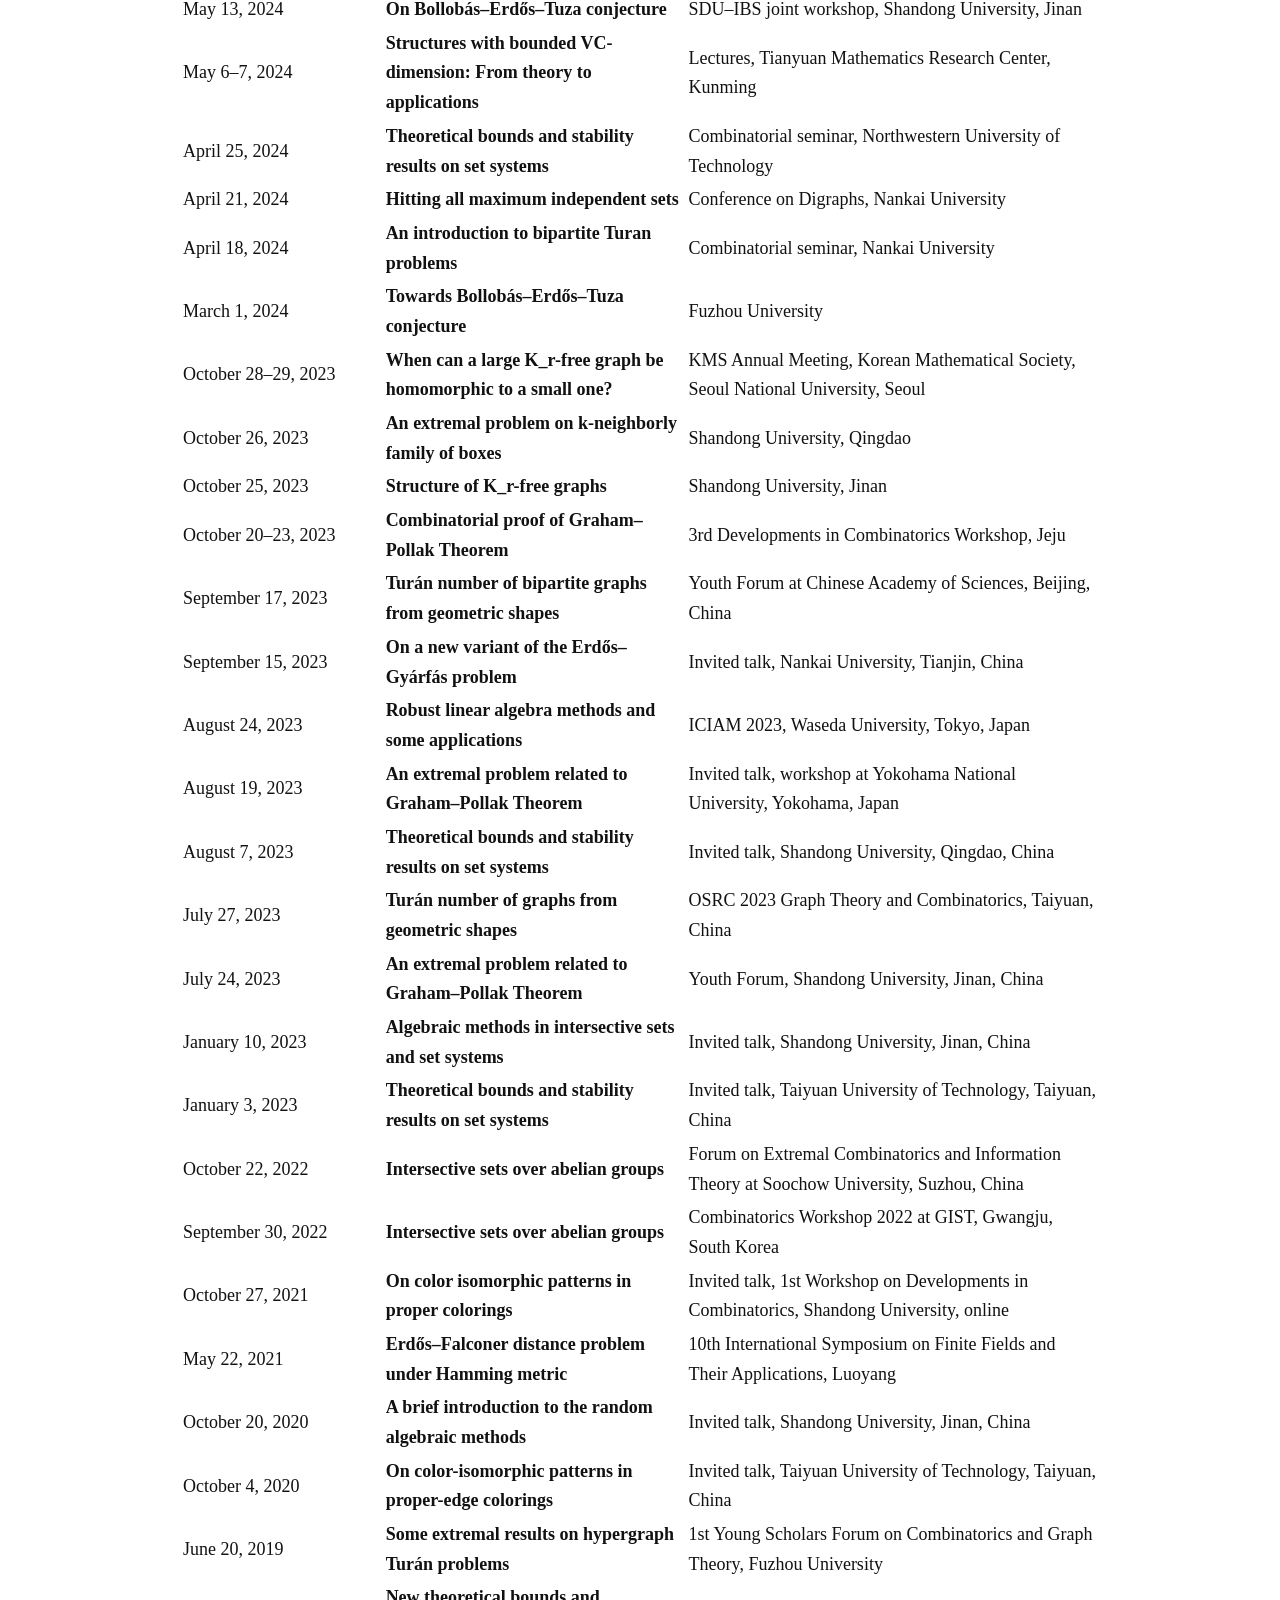
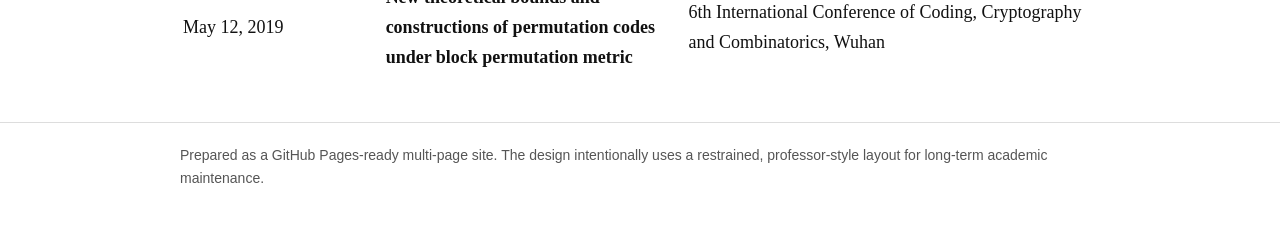
<file: talks.html>
<!DOCTYPE html>
<html lang="en">
<head>
  <meta charset="utf-8" />
  <meta name="viewport" content="width=device-width, initial-scale=1" />
  <title>Zixiang Xu | Talks</title>
  <meta name="description" content="Academic homepage of Zixiang Xu" />
  <link rel="stylesheet" href="style.css" />
</head>
<body>
<header class="site-header">
  <div class="container header-inner">
    <h1 class="site-title">Zixiang Xu</h1>
    <p class="site-subtitle">Extremal Combinatorics · Discrete Geometry · Information Theory</p>
    <nav class="nav">
        <a href="index.html">Home</a>
        <a href="publications.html">Publications</a>
        <a href="talks.html" style="text-decoration:underline;">Talks</a>
        <a href="service.html">Service</a>
        <a href="setup.html">Setup</a>
    </nav>
  </div>
</header>
<main>
  <div class="container">
<section>
  <h2>Talks</h2>
  <p>The table below reproduces the full talk archive currently listed on the previous IBS activities page, normalized into a cleaner format.</p>

  <div class="note">
    The first four entries on the source page omit the year in the text itself; they have been normalized here as <strong>2025</strong> to match the surrounding chronology.
  </div>

  <table>
    <thead>
      <tr><th style="width: 22%;">Date</th><th style="width: 33%;">Title</th><th>Venue / host</th></tr>
    </thead>
    <tbody>
      <tr><td>December 22–24, 2025</td><td><strong>Uniform set systems with small VC-dimension</strong></td><td>Invited talk, 35th KIAS Combinatorics Workshop, Haeundae, Busan, Korea</td></tr>
      <tr><td>December 16, 2025</td><td><strong>Extremal and stability results for Turan-type problems</strong></td><td>Zhejiang University, Hangzhou, China</td></tr>
      <tr><td>November 14, 2025</td><td><strong>Multilinear polynomial methods and some applications in combinatorics</strong></td><td>Invited talk, Soochow University, Suzhou, China</td></tr>
      <tr><td>November 14, 2025</td><td><strong>VC-dimension in graph theory</strong></td><td>Invited talk, Xi’an Jiaotong-Liverpool University, Suzhou, China</td></tr>
      <tr><td>October 17–20, 2025</td><td><strong>Canonical Ramsey for various configurations</strong></td><td>3rd Workshop on Combinatorics, Great Bay University, Dongguan, China</td></tr>
      <tr><td>October 10, 2025</td><td><strong>When can a large H-free graph be homomorphic to a small one?</strong></td><td>Invited talk, NUAA, Nanjing, China</td></tr>
      <tr><td>September 17, 2025</td><td><strong>Polynomial methods in combinatorics</strong></td><td>AMSS, CAS</td></tr>
      <tr><td>September 13, 2025</td><td><strong>Uniform set systems with small VC-dimension</strong></td><td>Nankai University</td></tr>
      <tr><td>September 10, 2025</td><td><strong>VC-dimension in Combinatorics</strong></td><td>BIT</td></tr>
      <tr><td>August 20–23, 2025</td><td><strong>Uniform set systems with small VC-dimension</strong></td><td>Invited talk, 13th Cross-Strait Graph Theory and Combinatorics Conference, Zhejiang University, Hangzhou</td></tr>
      <tr><td>April 30, 2025</td><td><strong>VC-dimension in Combinatorics</strong></td><td>Xi’an Jiaotong University</td></tr>
      <tr><td>April 29, 2025</td><td><strong>Uniform set systems with small VC-dimension</strong></td><td>Northwestern University of Technology</td></tr>
      <tr><td>April 3, 2025</td><td><strong>Uniform set systems with small VC-dimension</strong></td><td>Guangdong</td></tr>
      <tr><td>March 27–30, 2025</td><td><strong>Dense graphs without certain subgraphs: structural insights and thresholds</strong></td><td>4th East Asia Workshop on Extremal and Structural Graph Theory, Sun Yat-sen University, Guangzhou</td></tr>
      <tr><td>March 2025</td><td><strong>VC-dimension and its applications in extremal combinatorics</strong></td><td>Shanghai</td></tr>
      <tr><td>February 28, 2025</td><td><strong>Uniform set systems with small VC-dimension</strong></td><td>Taiyuan University of Technology, Taiyuan</td></tr>
      <tr><td>October 22–24, 2024</td><td><strong>Dense graphs without small odd cycles</strong></td><td>Shandong University, Jinan and Qingdao</td></tr>
      <tr><td>September 9, 2024</td><td><strong>Theory of VC-dimension and its applications</strong></td><td>Invited talk, Xidian University, Xi’an</td></tr>
      <tr><td>June 25, 2024</td><td><strong>On Bollobás–Erdős–Tuza conjecture</strong></td><td>Combinatorial seminar, Shandong University, Qingdao</td></tr>
      <tr><td>June 22, 2024</td><td><strong>Hitting all maximum independent sets</strong></td><td>Workshop on extremal combinatorics and extremal set theory, Taiyuan University of Technology, Taiyuan</td></tr>
      <tr><td>May 13, 2024</td><td><strong>On Bollobás–Erdős–Tuza conjecture</strong></td><td>SDU–IBS joint workshop, Shandong University, Jinan</td></tr>
      <tr><td>May 6–7, 2024</td><td><strong>Structures with bounded VC-dimension: From theory to applications</strong></td><td>Lectures, Tianyuan Mathematics Research Center, Kunming</td></tr>
      <tr><td>April 25, 2024</td><td><strong>Theoretical bounds and stability results on set systems</strong></td><td>Combinatorial seminar, Northwestern University of Technology</td></tr>
      <tr><td>April 21, 2024</td><td><strong>Hitting all maximum independent sets</strong></td><td>Conference on Digraphs, Nankai University</td></tr>
      <tr><td>April 18, 2024</td><td><strong>An introduction to bipartite Turan problems</strong></td><td>Combinatorial seminar, Nankai University</td></tr>
      <tr><td>March 1, 2024</td><td><strong>Towards Bollobás–Erdős–Tuza conjecture</strong></td><td>Fuzhou University</td></tr>
      <tr><td>October 28–29, 2023</td><td><strong>When can a large K_r-free graph be homomorphic to a small one?</strong></td><td>KMS Annual Meeting, Korean Mathematical Society, Seoul National University, Seoul</td></tr>
      <tr><td>October 26, 2023</td><td><strong>An extremal problem on k-neighborly family of boxes</strong></td><td>Shandong University, Qingdao</td></tr>
      <tr><td>October 25, 2023</td><td><strong>Structure of K_r-free graphs</strong></td><td>Shandong University, Jinan</td></tr>
      <tr><td>October 20–23, 2023</td><td><strong>Combinatorial proof of Graham–Pollak Theorem</strong></td><td>3rd Developments in Combinatorics Workshop, Jeju</td></tr>
      <tr><td>September 17, 2023</td><td><strong>Turán number of bipartite graphs from geometric shapes</strong></td><td>Youth Forum at Chinese Academy of Sciences, Beijing, China</td></tr>
      <tr><td>September 15, 2023</td><td><strong>On a new variant of the Erdős–Gyárfás problem</strong></td><td>Invited talk, Nankai University, Tianjin, China</td></tr>
      <tr><td>August 24, 2023</td><td><strong>Robust linear algebra methods and some applications</strong></td><td>ICIAM 2023, Waseda University, Tokyo, Japan</td></tr>
      <tr><td>August 19, 2023</td><td><strong>An extremal problem related to Graham–Pollak Theorem</strong></td><td>Invited talk, workshop at Yokohama National University, Yokohama, Japan</td></tr>
      <tr><td>August 7, 2023</td><td><strong>Theoretical bounds and stability results on set systems</strong></td><td>Invited talk, Shandong University, Qingdao, China</td></tr>
      <tr><td>July 27, 2023</td><td><strong>Turán number of graphs from geometric shapes</strong></td><td>OSRC 2023 Graph Theory and Combinatorics, Taiyuan, China</td></tr>
      <tr><td>July 24, 2023</td><td><strong>An extremal problem related to Graham–Pollak Theorem</strong></td><td>Youth Forum, Shandong University, Jinan, China</td></tr>
      <tr><td>January 10, 2023</td><td><strong>Algebraic methods in intersective sets and set systems</strong></td><td>Invited talk, Shandong University, Jinan, China</td></tr>
      <tr><td>January 3, 2023</td><td><strong>Theoretical bounds and stability results on set systems</strong></td><td>Invited talk, Taiyuan University of Technology, Taiyuan, China</td></tr>
      <tr><td>October 22, 2022</td><td><strong>Intersective sets over abelian groups</strong></td><td>Forum on Extremal Combinatorics and Information Theory at Soochow University, Suzhou, China</td></tr>
      <tr><td>September 30, 2022</td><td><strong>Intersective sets over abelian groups</strong></td><td>Combinatorics Workshop 2022 at GIST, Gwangju, South Korea</td></tr>
      <tr><td>October 27, 2021</td><td><strong>On color isomorphic patterns in proper colorings</strong></td><td>Invited talk, 1st Workshop on Developments in Combinatorics, Shandong University, online</td></tr>
      <tr><td>May 22, 2021</td><td><strong>Erdős–Falconer distance problem under Hamming metric</strong></td><td>10th International Symposium on Finite Fields and Their Applications, Luoyang</td></tr>
      <tr><td>October 20, 2020</td><td><strong>A brief introduction to the random algebraic methods</strong></td><td>Invited talk, Shandong University, Jinan, China</td></tr>
      <tr><td>October 4, 2020</td><td><strong>On color-isomorphic patterns in proper-edge colorings</strong></td><td>Invited talk, Taiyuan University of Technology, Taiyuan, China</td></tr>
      <tr><td>June 20, 2019</td><td><strong>Some extremal results on hypergraph Turán problems</strong></td><td>1st Young Scholars Forum on Combinatorics and Graph Theory, Fuzhou University</td></tr>
      <tr><td>May 12, 2019</td><td><strong>New theoretical bounds and constructions of permutation codes under block permutation metric</strong></td><td>6th International Conference of Coding, Cryptography and Combinatorics, Wuhan</td></tr>
    </tbody>
  </table>
</section>
  </div>
</main>
<footer class="footer">
  <div class="container">
    <p>Prepared as a GitHub Pages-ready multi-page site. The design intentionally uses a restrained, professor-style layout for long-term academic maintenance.</p>
  </div>
</footer>

</body>
</html>
</file>
<file: style.css>
:root{--text:#111;--muted:#555;--link:#0645ad;--border:#ddd;--bg:#fff;--max:920px;}
*{box-sizing:border-box;}
html{scroll-behavior:smooth;}
body{margin:0;background:var(--bg);color:var(--text);font-family:Georgia,"Times New Roman",Times,serif;line-height:1.65;font-size:18px;}
a{color:var(--link);text-decoration:none;}
a:hover{text-decoration:underline;}
.container{width:min(var(--max),calc(100% - 32px));margin:0 auto;}
header{padding:22px 0 10px;border-bottom:1px solid var(--border);}
.site-title{font-size:32px;font-weight:700;margin:0 0 4px;}
.subtitle{margin:0;color:var(--muted);font-size:18px;}
nav{margin-top:10px;display:flex;gap:14px;flex-wrap:wrap;font-family:-apple-system,BlinkMacSystemFont,"Segoe UI",Roboto,Arial,sans-serif;font-size:15px;}
nav a{color:var(--muted);padding:6px 0;}
nav a.active{color:var(--text);font-weight:700;}
main{padding:22px 0 46px;}
h2,h3{line-height:1.25;margin:0.9em 0 0.35em;}
h2{font-size:22px;}
h3{font-size:19px;}
p{margin:0.55em 0;}
ul,ol{margin:0.35em 0 0.9em 1.2em;}
li{margin:0.25em 0;}
.hr{border-top:1px solid var(--border);margin:20px 0;}
.small{color:var(--muted);font-size:15px;}
.badge{display:inline-block;border:1px solid var(--border);padding:2px 8px;border-radius:999px;margin-left:6px;font-size:14px;color:var(--muted);font-family:-apple-system,BlinkMacSystemFont,"Segoe UI",Roboto,Arial,sans-serif;}
footer{border-top:1px solid var(--border);padding:14px 0 34px;color:var(--muted);font-size:14px;font-family:-apple-system,BlinkMacSystemFont,"Segoe UI",Roboto,Arial,sans-serif;}
@media (max-width:520px){body{font-size:17px}.site-title{font-size:28px}}
</file>
